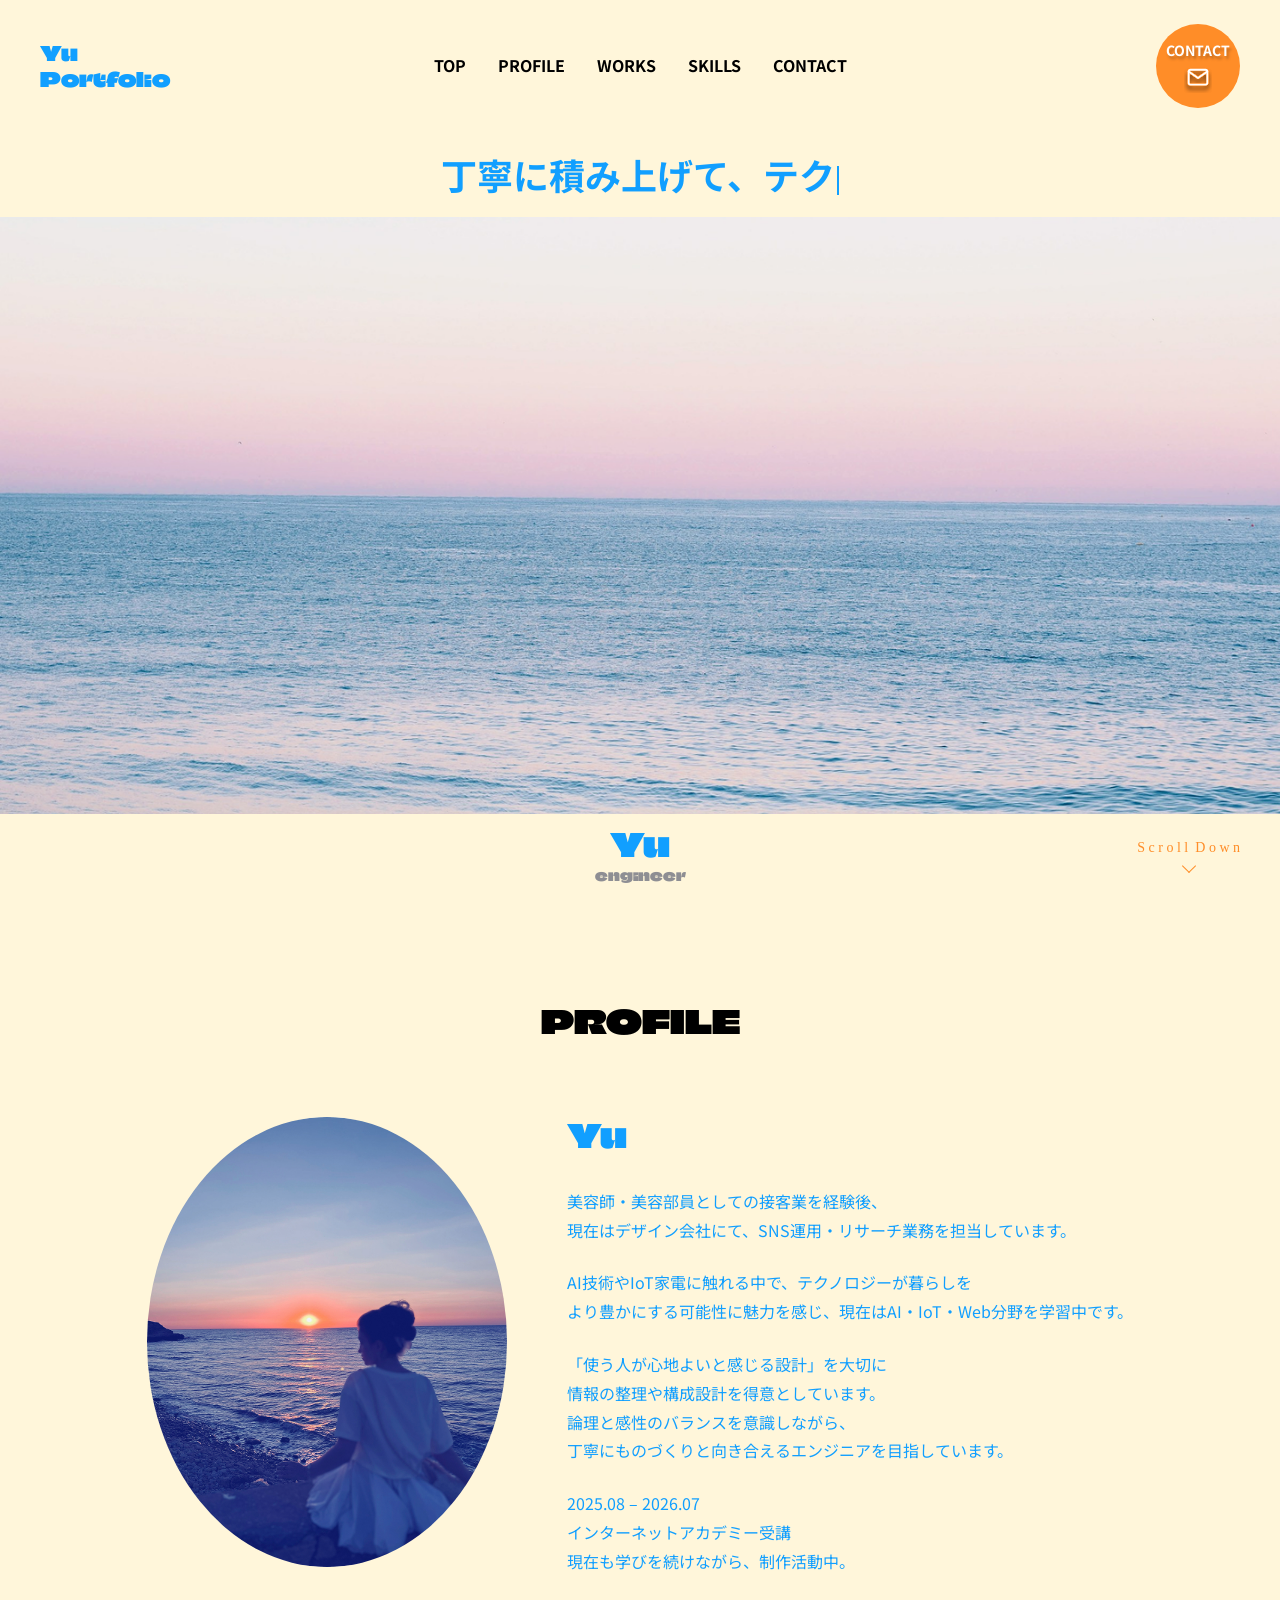
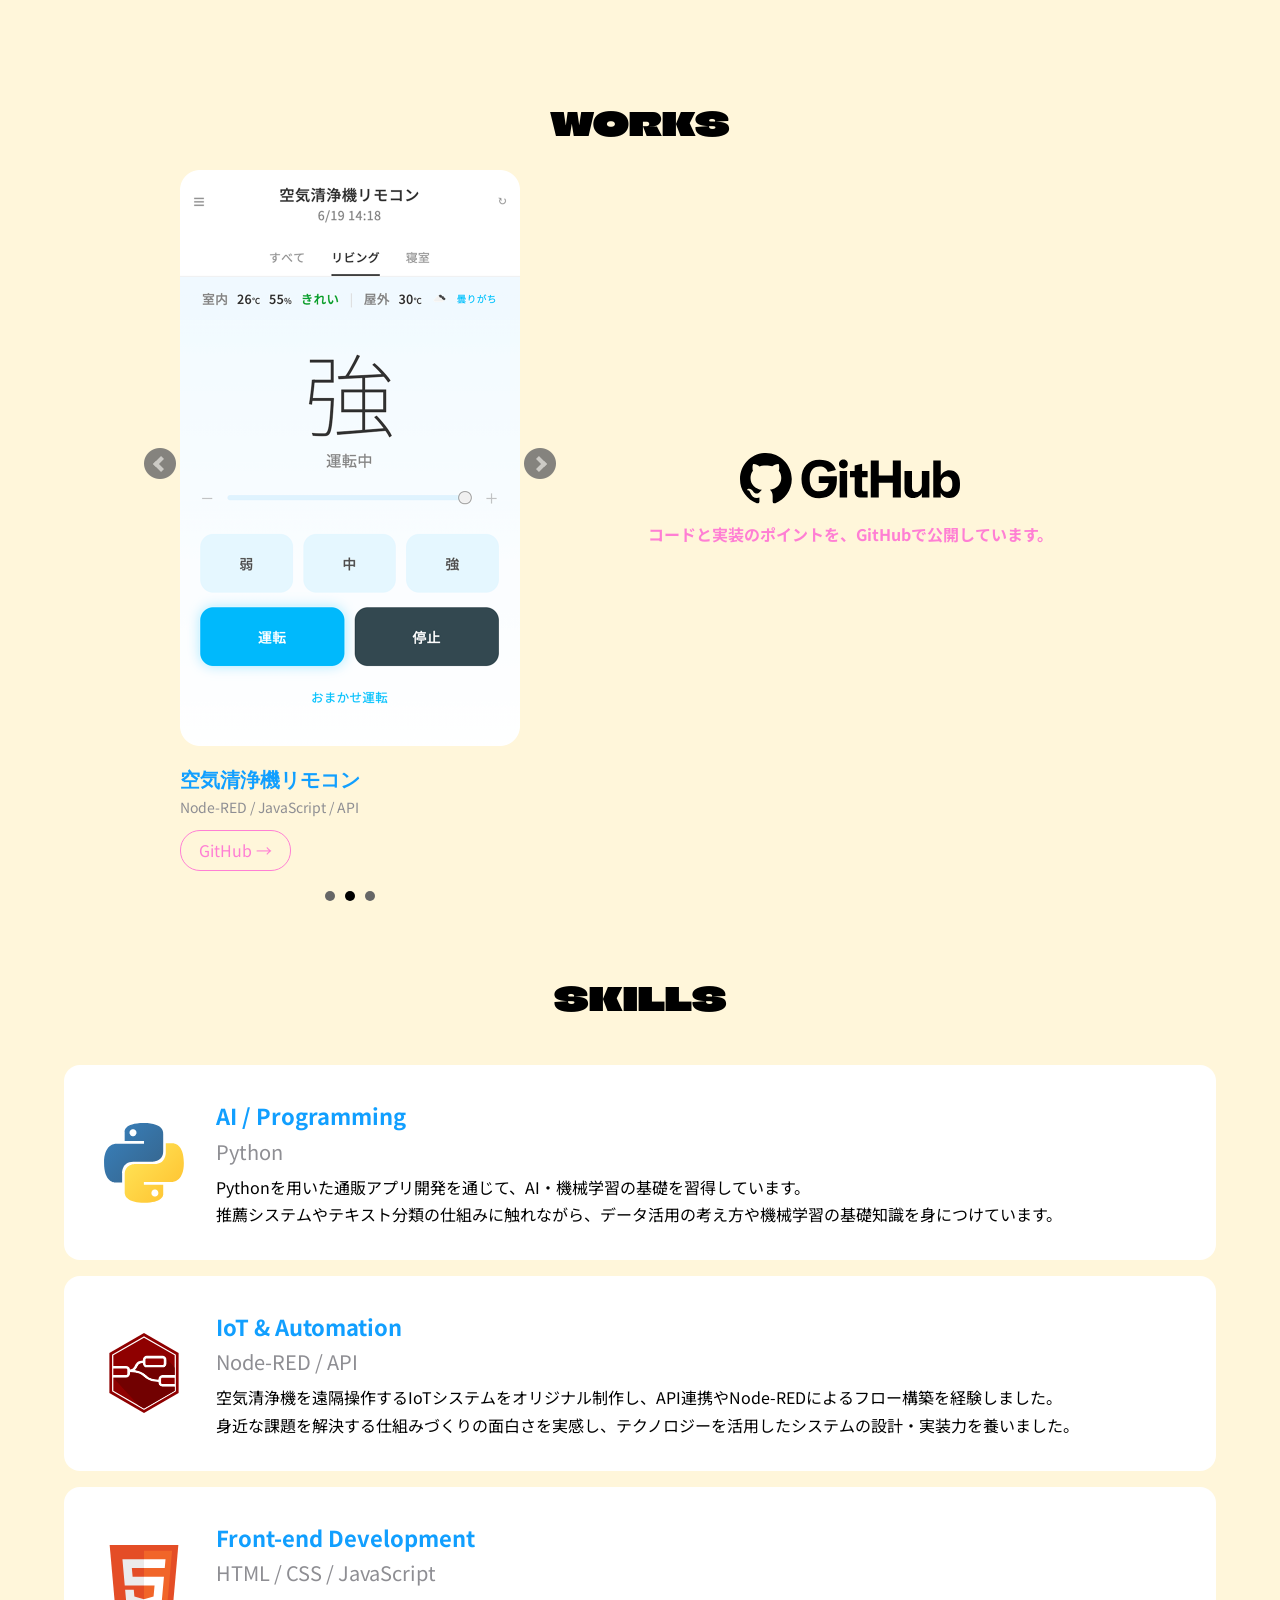
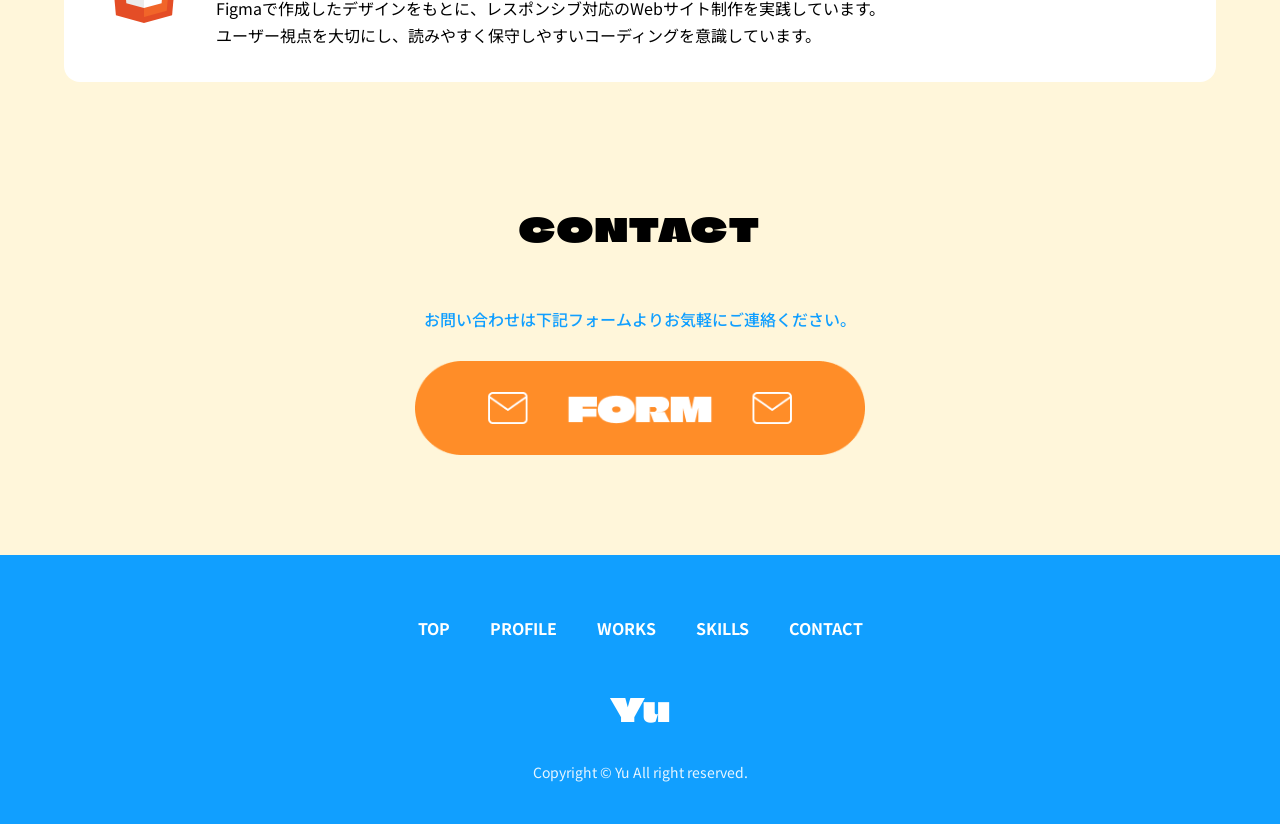
<file: index.html>
<!DOCTYPE html>
<html lang="ja">

<head>
    <meta charset="UTF-8">
    <meta name="viewport" content="width=device-width, initial-scale=1.0">
    <title>Yu Portfolio</title>
    <link rel="icon" href="images/favicon.png">

    <!-- Google Fonts -->
    <link rel="preconnect" href="https://fonts.googleapis.com">
    <link rel="preconnect" href="https://fonts.gstatic.com" crossorigin>
    <link
        href="https://fonts.googleapis.com/css2?family=Climate+Crisis&family=Noto+Sans+JP:wght@400;500;700&display=swap"
        rel="stylesheet">
    <link rel="stylesheet" href="css/reset.css">
    <link rel="stylesheet" href="css/style.css">
    <link rel="stylesheet" href="common/bxslider/css/jquery.bxslider.css">
</head>

<body id="top">

    <!-- ========== HEADER ========== -->
    <header class="header">
        <div class="header__inner">
            <p class="header__logo">Yu<br>Portfolio</p>
            <nav class="header__nav">
                <!-- ハンバーガーボタン -->
                <button class="header__hamburger" id="hamburger">
                    <span></span>
                    <span></span>
                    <span></span>
                </button>
                <ul class="nav__list" id="nav-list">
                    <li><a href="#top">TOP</a></li>
                    <li><a href="#profile">PROFILE</a></li>
                    <li><a href="#works">WORKS</a></li>
                    <li><a href="#skills">SKILLS</a></li>
                    <li><a href="#contact">CONTACT</a></li>
                    <li class="hamburger__mail-item">
                        <a href="https://docs.google.com/forms/d/e/1FAIpQLSf8Ze9yWy_M1FkeZI8zdQeNe9JQwdk8QqkhJF9S9G2d9eP25A/viewform?usp=publish-editor"
                            target="_blank" class="hamburger__mail">
                            <img src="images/form.png" alt="form">
                        </a>
                    </li>
                </ul>
            </nav>
            <a href="https://docs.google.com/forms/d/e/1FAIpQLSf8Ze9yWy_M1FkeZI8zdQeNe9JQwdk8QqkhJF9S9G2d9eP25A/viewform?usp=publish-editor"
                target="_blank" rel="noopener" class="header__contact-btn">
                CONTACT
                <img src="images/contact-icon.svg" alt="contact">
            </a>
        </div>
    </header>

    <main>
        <!-- ========== HERO ========== -->
        <section class="hero">
            <h1 class="hero__catch"><span class="sr-only">丁寧に積み上げて、テクノロジーで暮らしを豊かに。</span></h1>
            <div class="hero__image">
                <img src="images/hero.jpg" alt="海の風景">
            </div>
            <div class="hero__name">
                <p>Yu</p>
                <p>engineer</p>
            </div>
        </section>

        <a href="#" class="scroll-down_08 wavy-text">
            <span style="--i:1">S</span>
            <span style="--i:2">c</span>
            <span style="--i:3">r</span>
            <span style="--i:4">o</span>
            <span style="--i:5">l</span>
            <span style="--i:6">l</span>
            <span style="--i:7"> </span>
            <span style="--i:8">D</span>
            <span style="--i:9">o</span>
            <span style="--i:10">w</span>
            <span style="--i:11">n</span>
            <div class="wavy-text_arrow"></div>
        </a>

        <!-- ========== PROFILE ========== -->
        <section id="profile" class="profile section">
            <h2 class="section__title">PROFILE</h2>

            <div class="profile__inner">
                <img src="images/profile.jpg" alt="プロフィール写真">
                <div class="profile__text">
                    <h3 class="profile__name">Yu</h3>
                    <p>美容師・美容部員としての接客業を経験後、<br>現在はデザイン会社にて、SNS運用・リサーチ業務を担当しています。</p>
                    <p>AI技術やIoT家電に触れる中で、テクノロジーが暮らしを<br>より豊かにする可能性に魅力を感じ、現在はAI・IoT・Web分野を学習中です。</p>
                    <p>「使う人が心地よいと感じる設計」を大切に<br>情報の整理や構成設計を得意としています。<br>論理と感性のバランスを意識しながら、<br>丁寧にものづくりと向き合えるエンジニアを目指しています。
                    </p>
                    <p class="profile__period">2025.08 – 2026.07<br>インターネットアカデミー受講<br>現在も学びを続けながら、制作活動中。</p>
                </div>
            </div>
        </section>

        <!-- ========== WORKS ========== -->
        <section id="works" class="works section">
            <h2 class="section__title">WORKS</h2>

            <div class="works__container">

                <div class="works__slider-area">
                    <ul class="bxslider">

                        <li class="works__slide-item">
                            <div class="works__slide-image">
                                <img src="images/tuuhann.png" alt="通販アプリ">
                            </div>
                            <h3 class="works__slide-title">通販アプリ</h3>
                            <p class="works__slide-tech">Python</p>
                        </li>

                        <li class="works__slide-item">
                            <div class="works__slide-image">
                                <img src="images/aircleaner.png" alt="空気清浄機リモコン">
                            </div>
                            <h3 class="works__slide-title">空気清浄機リモコン</h3>
                            <p class="works__slide-tech">Node-RED / JavaScript / API</p>
                            <a href="https://github.com/yu-studio33/air-cleaner-remote" target="_blank"
                                class="works__slide-github">GitHub →</a>
                        </li>

                        <li class="works__slide-item">
                            <div class="works__slide-image">
                                <img src="images/daigaku.png" alt="架空の大学サイト">
                            </div>
                            <h3 class="works__slide-title">架空の大学サイト</h3>
                            <p class="works__slide-tech">HTML / CSS / JavaScript</p>
                            <a href="https://yu-studio33.github.io/university-site/" target="_blank"
                                class="works__slide-github">サイトを見る →</a>
                        </li>

                    </ul>
                </div>

                <div class="works__github-area">
                    <a href="https://github.com/yu-studio33" target="_blank" class="works__github-btn">
                        <img src="images/github.svg" alt="GitHub">
                    </a>
                    <p class="works__github-text">コードと実装のポイントを、GitHubで公開しています。</p>
                </div>
            </div>
        </section>

        <!-- ========== SKILLS ========== -->
        <section id="skills" class="skills section">
            <h2 class="section__title">SKILLS</h2>

            <ul class="skills__list">
                <!-- カード1 -->
                <li class="skills__item">
                    <img src="images/python.svg" alt="Python" class="skills__icon">
                    <div class="skills__text-block">
                        <h3 class="skills__title">AI / Programming</h3>
                        <p class="skills__tech">Python</p>
                        <p class="skills__text">
                            Pythonを用いた通販アプリ開発を通じて、AI・機械学習の基礎を習得しています。<br>
                            推薦システムやテキスト分類の仕組みに触れながら、データ活用の考え方や機械学習の基礎知識を身につけています。
                        </p>
                    </div>
                </li>

                <!-- カード2 -->
                <li class="skills__item">
                    <img src="images/nodered.svg" alt="Node-RED" class="skills__icon">
                    <div class="skills__text-block">
                        <h3 class="skills__title">IoT & Automation</h3>
                        <p class="skills__tech">Node-RED / API</p>
                        <p class="skills__text">
                            空気清浄機を遠隔操作するIoTシステムをオリジナル制作し、API連携やNode-REDによるフロー構築を経験しました。<br>
                            身近な課題を解決する仕組みづくりの面白さを実感し、テクノロジーを活用したシステムの設計・実装力を養いました。
                        </p>
                    </div>
                </li>

                <!-- カード3 -->
                <li class="skills__item">
                    <img src="images/html.svg" alt="HTML" class="skills__icon">
                    <div class="skills__text-block">
                        <h3 class="skills__title">Front-end Development</h3>
                        <p class="skills__tech">HTML / CSS / JavaScript</p>
                        <p class="skills__text">
                            Figmaで作成したデザインをもとに、レスポンシブ対応のWebサイト制作を実践しています。<br>
                            ユーザー視点を大切にし、読みやすく保守しやすいコーディングを意識しています。
                        </p>
                    </div>
                </li>
            </ul>
        </section>

        <!-- ========== CONTACT ========== -->
        <section id="contact" class="contact section">
            <h2 class="section__title">CONTACT</h2>
            <p class="contact__text">お問い合わせは下記フォームより<br class="sp-only">お気軽にご連絡ください。</p>
            <a href="https://docs.google.com/forms/d/e/1FAIpQLSf8Ze9yWy_M1FkeZI8zdQeNe9JQwdk8QqkhJF9S9G2d9eP25A/viewform?usp=publish-editor"
                target="_blank" rel="noopener" class="contact__btn">
                <img src="images/form.png" alt="form">
            </a>
        </section>

    </main>

    <footer class="footer">
        <div class="footer__inner">
            <nav class="footer__nav">
                <ul class="nav__list">
                    <li><a href="#top">TOP</a></li>
                    <li><a href="#profile">PROFILE</a></li>
                    <li><a href="#works">WORKS</a></li>
                    <li><a href="#skills">SKILLS</a></li>
                    <li><a href="#contact">CONTACT</a></li>
                </ul>
            </nav>
            <p>Yu</p>
            <small>Copyright © Yu All right reserved.</small>
        </div>
    </footer>

    <script src="https://code.jquery.com/jquery-3.6.0.min.js"></script>
    <script src="common/bxslider/js/jquery.bxslider.min.js"></script>
    <script src="js/main.js"></script>

</body>

</html>
</file>
<file: css/style.css>
/* ========== 共通設定 ========== */
:root {
    /* === Colors === */
    --color-primary: #119fff;
    --color-accent: #ff8d28;
    --color-bg: #fff6da;
    --color-pink: #ff7fd4;
    --color-gray: #8e8e93;
    --color-black: #000000;
    --color-white: #ffffff;

    /* === Fonts === */
    --font-en: "Climate Crisis", sans-serif;
    --font-jp: "Noto Sans JP", sans-serif;

    /* === Layout === */
    --container-width: 1200px;
}

body {
    font-family: var(--font-jp);
    color: var(--color-black);
    line-height: 1.7;
    background-color: var(--color-bg);
}

.section {
    max-width: var(--container-width);
    margin: 0 auto;
    padding: 100px 24px;
}

.section__title {
    font-family: var(--font-en);
    font-size: 32px;
    text-align: center;
    margin-bottom: 60px;
}

html,
body {
    overflow-x: hidden;
}

main {
    overflow-x: hidden;
}

/* ========== Scroll Down ========== */
.scroll-down_08 {
    position: fixed;
    bottom: 40px;
    right: 40px;
    z-index: 100;

    text-align: center;
    font-family: serif;
    color: var(--color-accent);
    font-size: 14px;
    text-decoration: none;
}

.wavy-text span {
    position: relative;
    display: inline-block;
    animation: wave 2s infinite;
    animation-delay: calc(0.1s * var(--i));
}

.wavy-text_arrow {
    position: absolute;
    top: 30px;
    left: 50%;
    width: 10px;
    height: 10px;
    border-left: 1px solid var(--color-accent);
    border-bottom: 1px solid var(--color-accent);
    transform: translate(-50%, -50%) rotate(-45deg);
    animation: float 2s infinite;
}

@keyframes wave {

    0%,
    100% {
        transform: translateY(0);
    }

    50% {
        transform: translateY(-10px);
    }
}

@keyframes float {

    0%,
    100% {
        transform: translateY(-20%) rotate(-45deg);
    }

    50% {
        transform: translateY(20%) rotate(-45deg);
    }
}

/* ========== タイピングカーソル ========== */
.typing-cursor {
    display: inline-block;
    width: 2px;
    height: 0.8em;
    background-color: var(--color-primary);
    margin-left: 2px;
    vertical-align: middle;
    animation: blink 0.7s step-end infinite;
}

@keyframes blink {

    0%,
    100% {
        opacity: 1;
    }

    50% {
        opacity: 0;
    }
}


/* ========== Header ========== */
.header {
    background-color: var(--color-bg);
    padding: 24px 40px;
}

.header__inner {
    max-width: var(--container-width);
    margin: 0 auto;
    display: grid;
    grid-template-columns: 1fr auto 1fr;
    /* 左1fr・中央auto・右1fr */
    align-items: center;
}

.header__logo {
    font-family: var(--font-en);
    color: var(--color-primary);
    font-size: 20px;
    line-height: 1.3;
    font-weight: 700;
    justify-self: start;
    /* 左寄せ */
}

.nav__list {
    display: flex;
    gap: 32px;
}

.nav__list a {
    display: inline-block;
    /* transformを効かせるために必要 */
    font-weight: 700;
    font-size: 16px;
    color: var(--color-black);
    transition: transform 0.3s ease, color 0.3s ease;
}

.nav__list a:hover {
    transform: scale(1.1);
    color: var(--color-pink);
    /* ホバー時の色の変化 */
}

.header__contact-btn {
    display: flex;
    flex-direction: column;
    align-items: center;
    justify-content: center;
    width: 84px;
    height: 84px;
    border-radius: 50%;
    background-color: var(--color-accent);
    color: var(--color-white);
    font-size: 14px;
    font-weight: 700;
    gap: 4px;
    text-shadow: 2px 3px 3px rgba(0, 0, 0, 0.25);
    /* アイコンに合わせた影 */
    justify-self: end;
    /* 右寄せ */
}

.header__contact-btn img {
    width: 28px;
}

/* ハンバーガーボタン（PCでは非表示） */
.header__hamburger {
    display: none;
}

.sp-only {
    display: none;
}

/* ハンバーガーメニュー内のMAIL（PCでは非表示） */
.hamburger__mail-item {
    display: none;
}

/* ========== body ==========  */
.hero {
    height: calc(100vh - 138px);
    display: flex;
    flex-direction: column;
    background-color: var(--color-bg);
    /* クリーム背景はここで一括指定 */
}

.hero__catch {
    font-size: 36px;
    font-weight: 700;
    color: var(--color-primary);
    padding: 12px 40px;
    text-align: center;
}

.hero__image {
    flex: 1;
    /* 残りの高さを全部使う */
    overflow: hidden;
}

.hero__image img {
    width: 100%;
    height: 100%;
    object-fit: cover;
}

.hero__name {
    display: flex;
    flex-direction: column;
    align-items: center;
    padding: 8px 24px;
    line-height: 1.4;
}

.hero__name p:first-child {
    font-family: var(--font-en);
    font-size: 32px;
    color: var(--color-primary);
    font-weight: 700;
}

.hero__name p:last-child {
    font-family: var(--font-en);
    font-size: 14px;
    color: var(--color-gray);
}

/* ========== Profile ========== */
.profile__inner {
    display: flex;
    align-items: center;
    justify-content: center;
    gap: 60px;
}

.profile__inner img {
    width: 360px;
    height: 450px;
    object-fit: cover;
    flex-shrink: 0;
    border-radius: 50%;
}

.profile__text {
    max-width: 600px;
}

.profile__name {
    font-family: var(--font-en);
    font-size: 32px;
    color: var(--color-primary);
    margin-bottom: 24px;
}

.profile__text p {
    color: var(--color-primary);
    line-height: 1.8;
    margin-bottom: 24px;
}

.profile__text p:last-child {
    margin-bottom: 0;
}

/* ========== WORKS ========== */
.works {
    padding-top: 20px;
    padding-bottom: 0px;
}

/* WORKSタイトル下の余白を縮める */
.works .section__title {
    margin-bottom: 20px;
}

.works__container {
    display: flex;
    align-items: center;
    justify-content: center;
    gap: 80px;
}

.works__slider-area {
    flex: 1;
    max-width: 340px;
}

/* bxSliderのデフォルト白背景・枠線・影をリセット */
.works__slider-area .bx-wrapper {
    background: transparent;
    border: none;
    box-shadow: none;
    margin-bottom: 40px;
}

.works__slide-image {
    border-radius: 16px;
    overflow: hidden;
    margin-bottom: 16px;
}

.works__slide-image img {
    width: 100%;
    /* aspect-ratio: 3 / 4;   縦長 スマホ */
    object-fit: contain;
}

.works__slide-title {
    font-family: var(--font-en);
    font-size: 20px;
    color: var(--color-primary);
    margin-bottom: 0px;
}

.works__slide-tech {
    font-family: var(--font-ja);
    font-size: 14px;
    color: var(--color-gray);
}

/* 矢印の位置を画像の中央に合わせる */
.works__slider-area .bx-wrapper .bx-controls-direction a {
    top: 42%;
    z-index: 1;
}

.works__github-area {
    flex: 1;
    max-width: 500px;
    display: flex;
    flex-direction: column;
    align-items: center;
    gap: 16px;
    align-self: center;
    padding-bottom: 80px;
}

.works__github-btn img {
    width: 220px;
}

.works__github-text {
    color: var(--color-pink);
    font-size: 16px;
    font-weight: 700;
    text-align: center;
}

.works__slide-github {
    display: inline-block;
    margin-top: 10px;
    color: var(--color-pink);
    font-size: 1rem;
    text-decoration: none;
    border: 1px solid var(--color-pink);
    border-radius: 20px;
    padding: 6px 18px;
}

.works__slide-github:hover {
    background-color: var(--color-pink);
    color: #fff;
}

.works__github-btn {
    display: inline-block;
    transition: opacity 0.3s ease, transform 0.3s ease;
}

.works__github-btn:hover {
    opacity: 0.85;
    transform: translateY(-3px);
}

/* ========== SKILLS ========== */

.skills {
    padding-top: 60px;
    padding-bottom: 60px;
}

.skills .section__title {
    margin-bottom: 40px;
}

.skills__list {
    display: flex;
    flex-direction: column;
    gap: 16px;
    /* カード間の余白 */
}

.skills__item {
    display: flex;
    align-items: center;
    gap: 32px;
    background-color: var(--color-white);
    border-radius: 16px;
    padding: 32px 40px;
}

.skills__icon {
    width: 80px;
    flex-shrink: 0;
}

.skills__title {
    font-family: var(--font-ja);
    font-size: 22px;
    color: var(--color-primary);
    margin: 0;
    /* 上0・左右0・下0px → titleとtechの間隔 */
}

.skills__tech {
    font-family: var(--font-ja);
    font-size: 20px;
    color: var(--color-gray);
    margin: 0 0 5px;
    /* 上0・左右0・下6px → techとdescriptionの間隔 */
}

.skills__text {
    font-size: 16px;
    margin: 0;
    /* 説明文は一番下なので余白リセットのみ */
}

/* ========== CONTACT ========== */
.contact {
    display: flex;
    flex-direction: column;
    align-items: center;
    text-align: center;
    padding-top: 60px;
    /* 元の100pxから変更*/
    scroll-margin-top: 40px;
}

.contact .section__title {
    letter-spacing: 0.05em;
    margin-bottom: 50px;
    /* タイトルとボタンの間隔 */
}

/* <p>テキスト設定 */
.contact__text {
    color: var(--color-primary);
    font-size: 16px;
    font-weight: 500;
    margin-bottom: 28px;
    /* MAILボタンとの間に余白がつく！ */
}

/* MAILボタン（画像全体を囲むリンク） */
.contact__btn {
    display: inline-block;
    text-decoration: none;
    transition: opacity 0.3s ease, transform 0.3s ease;
    /* ホバー時の動きを滑らかに */
}

/* ボタンにホバーしたときの動き */
.contact__btn:hover {
    opacity: 0.85;
    /* 少し透明にする */
    transform: translateY(-3px);
    /* わずかに上に浮かす */
}

/* ボタン画像自体のサイズ調整 */
.contact__btn img {
    display: block;
    width: 100%;
    max-width: 450px;
    /* 画像を表示したい最大横幅 */
    height: auto;
    margin: 0 auto;
}


/* ========== FOOTER　========== */
/* フッター全体の背景と余白 */
.footer {
    background-color: var(--color-primary);
    /* 水色背景 */
    color: var(--color-white);
    padding: 60px 24px 40px;
}

/* フッターの内側の幅を固定して中央に寄せる */
.footer__inner {
    max-width: var(--container-width);
    margin: 0 auto;
    text-align: center;
}

/* ナビゲーション全体の並び（メニューとメニューの間隔） */
.footer__nav {
    margin-bottom: 40px;
}

.footer__nav .nav__list {
    display: flex;
    justify-content: center;
    flex-wrap: wrap;
    gap: 40px;
    /* メニュー同士の間隔 */
    list-style: none;
    padding: 0;
    margin: 0;
}

/* メニューの文字のデザイン（ヘッダーとサイズや太さを統一） */
.footer__nav .nav__list a {
    color: var(--color-white);
    /* 水色背景に映える白文字 */
}

/* メニューにマウスを乗せた（ホバー）ときの変化 */
.footer__nav .nav__list a:hover {
    transform: scale(1.1);
    color: var(--color-pink);
}

/* 中央のp */
.footer__inner>p {
    font-family: var(--font-en);
    /* Climate Crisis font */
    font-size: 32px;
    margin-bottom: 24px;
}

/* 一番下のコピーライト */
.footer__inner small {
    display: block;
    font-size: 14px;
    opacity: 0.9;
}

/* ========== レスポンシブ ========== */
@media (max-width: 768px) {

    /* 共通 */
    .sp-only {
        display: block;
    }

    /* Scroll Down */
    .scroll-down_08 {
        display: none;
    }

    /* ========== Header（スマホ用） ========== */
    .header {
        padding: 16px 20px;
    }

    .header__inner {
        grid-template-columns: 1fr auto;
    }

    .header__contact-btn {
        display: none;
    }

    .header__hamburger {
        display: flex;
        flex-direction: column;
        justify-content: center;
        gap: 5px;
        width: 36px;
        height: 36px;
        background: none;
        border: none;
        cursor: pointer;
        justify-self: end;
        padding: 4px;
        z-index: 300;
        position: fixed;
        top: 16px;
        right: 20px;
    }

    .header__hamburger span {
        display: block;
        width: 100%;
        height: 2px;
        background-color: var(--color-black);
        transition: transform 0.3s ease, opacity 0.3s ease;
    }

    .header__hamburger.is-open span:nth-child(1) {
        transform: translateY(7px) rotate(45deg);
    }

    .header__hamburger.is-open span:nth-child(2) {
        opacity: 0;
    }

    .header__hamburger.is-open span:nth-child(3) {
        transform: translateY(-7px) rotate(-45deg);
    }

    /* ハンバーガーメニュー */
    .header__nav .nav__list {
        display: flex !important;
        position: fixed;
        top: 0;
        right: -100%;
        width: 90%;
        height: 100vh;
        background: #ffffff;
        box-shadow: -5px 0 25px rgba(0, 0, 0, 0.1);

        flex-direction: column;
        align-items: center;
        justify-content: flex-start;
        padding-top: 70px;
        padding-bottom: 40px;
        gap: 0;
        z-index: 200;

        /* ★スッと動くアニメーションの速度設定 */
        transition: right 0.4s ease;
    }

    /* ★メニューが開いた時（is-openがついた時）の動き */
    .header__nav .nav__list.is-open {
        right: 0;
        /* ★隠れていたメニューを右端（0）ぴったりに滑り込ませる */
    }

    /* ロゴをメニュー上に表示 */
    .header__nav .nav__list::before {
        content: "Yu Portfolio";
        font-family: var(--font-en);
        font-size: 24px;
        color: var(--color-primary);
        margin-bottom: 32px;
    }

    /* 区切り線 */
    .header__nav .nav__list li {
        width: 50%;
        text-align: center;
        border-bottom: 1px solid rgba(0, 0, 0, 0.1);
        padding: 20px 0;
    }

    .header__nav .nav__list li:first-child {
        border-top: 1px solid rgba(0, 0, 0, 0.1);
    }

    /* ハンバーガーメニュー 文字スタイル */
    .header__nav .nav__list a {
        font-size: 20px;
        font-weight: 700;
        color: var(--color-black);
        letter-spacing: 0.1em;
        /* 文字の間隔を少しあける */
    }

    .header__nav .nav__list a:hover {
        transform: none !important;
        color: var(--color-black) !important;
    }

    /* ハンバーガーメニュー内MAIL */
    .hamburger__mail-item {
        display: block !important;
        /* ★PCで消していたものをスマホで強制的に表示 */
        border-bottom: none !important;
        /* 下の区切り線を消す */
        border-top: none !important;
        /* 上の区切り線を消す */
        margin-top: 24px;
        /* CONTACTメニューとの間の余白 */
        text-align: center;
        /* 画像を中央に寄せる */
        width: 100% !important;
        /* 横幅いっぱいに広げて中央配置しやすくする */
    }

    .hamburger__mail img {
        width: 220px;
        /* ★スマホ画面に合わせたボタンの横幅 */
        height: auto;
        display: inline-block;
    }

    /* Hero */
    .hero__catch {
        font-size: 20px;
        padding: 8px 20px;
        min-height: 4.2em;
        /* 2行分の高さをあらかじめ確保 */
    }

    /* Header ロゴ */
    .header__logo {
        font-size: 16px;
    }

    .hero {
        /* スマホのときは高さを少し短くする */
        /* calc(100vh - ヘッダーの高さ - キャッチコピーや名前の高さ) */
        height: 70vh;
    }

    .hero__image {
        height: auto;
        /* height: 300px; */
    }

    /* ========== Profile（スマホ用） ========== */

    .profile {
        padding-top: 60px !important;
        padding-bottom: 60px !important;
    }

    .profile .section__title {
        margin-bottom: 22px !important;
    }

    .profile__inner {
        flex-direction: column;
        /* ★横並びから縦並びに変更 */
        gap: 22px;
        /* 画像とテキストの間の余白 */
        text-align: center;
        /* テキスト全体を中央寄せにする */
    }

    .profile__inner img {
        width: 220px;
        /* ★スマホ画面に合わせて画像を少し小さく */
        height: 220px;
        /* 正円をキープするために幅と同じにする */
        /* もし元の画像が縦長で、丸くくり抜く形をキープしたい場合は height: 240px; でOK */
    }

    .profile__text {
        max-width: 100%;
        /* 横幅いっぱいに広げる */
        padding: 0 16px;
        /* 左右に少しだけ余白を作って画面端に文字がくっつかないようにする */
    }

    .profile__name {
        font-size: 28px;
        /* 名前を少しだけスマホサイズに調整 */
        margin-bottom: 16px;
    }

    .profile__text {
        max-width: 450px;
        /* ★文章が広がりすぎないように最大幅を制限 */
        margin: 0 auto;
        /* ★文章のブロック自体を画面の中央に寄せる */
        padding: 0 24px;
        /* 左右の余白 */
    }

    .profile__text p {
        font-size: 15px;
        /* スマホで読みやすい文字サイズに */
        line-height: 1.8;
        margin-bottom: 20px;
        text-align: left;
        /* ★文章自体は左揃えの方が見やすいので左読みに（中央寄せにするなら center に） */
    }

    /* profile__period 以外の p タグの中にある br だけを消す設定 */
    .profile__text p:not(.profile__period) br {
        display: none;
    }

    /* ========== WORKS（スマホ用） ========== */
    .works {
        padding-top: 0px !important;
        /* ★上下の余白をギュッと縮める */
        padding-bottom: 40px !important;
        scroll-margin-top: 60px;
        /* ★メニューから飛んだ時の見切れ防止 */
    }

    .works .section__title {
        margin-bottom: 24px !important;
        /* ★タイトル下の余白 */
    }

    .works__container {
        flex-direction: column-reverse;
        /* 縦並びにして順番を逆に */
        gap: 24px !important;
        /* ★GitHubとスライダーの間隔を縮める */
        padding: 0 16px;
    }

    /* GitHubエリア全体の調整 */
    .works__github-area {
        max-width: 100%;
        padding-bottom: 0;
        display: flex;
        flex-direction: column;
        /* 縦並びにする */
        align-items: center;
        gap: 12px;
        /* ★パーツ同士の間隔 */
    }

    /* 1番上：説明文（ピンクの文字） */
    .works__github-text {
        font-size: 14px;
        order: 1;
        /* ★1番目に表示 */
    }

    /* 2番目：GitHubボタン（黒いロゴ画像） */
    .works__github-btn {
        order: 2;
        /* ★2番目に表示 */
        display: block;
    }

    .works__github-btn img {
        width: 180px;
        display: block;
    }

    /* 下側に来るスライダーエリアの調整 */
    .works__slider-area {
        width: 100%;
        max-width: 240px;
        /* ★矢印の間隔 */
        margin: 0 auto;
        /* 画面の中央に配置 */
        position: relative;
        /* 矢印の位置の基準にする */
    }

    /* bxSlider自体の不要な下余白をカット */
    .works__slider-area .bx-wrapper {
        margin-bottom: 10px !important;
    }

    /* スライダー内の画像サイズ調整 */
    .works__slide-image img {
        width: 100%;
        height: auto;
        max-height: 400px;
        object-fit: contain;
    }

    /* 矢印を画像の中央の高さに合わせる */
    .works__slider-area .bx-wrapper .bx-controls-direction a {
        top: 40%;
    }

    /* スライダー内の文字（タイトル・技術名）中央寄せ */
    .works__slide-title,
    .works__slide-tech {
        text-align: center;
    }

    .works__slide-github {
        display: block;
        text-align: center;
        margin-top: 10px;
        width: fit-content;
        margin-left: auto;
        margin-right: auto;
    }

    /* ========== SKILLS（スマホ用） ========== */
    .skills {
        padding-top: 40px !important;
        padding-bottom: 40px !important;
    }

    .skills .section__title {
        margin-bottom: 28px !important;
    }

    .skills__item {
        flex-direction: column;
        align-items: center;
        text-align: center;
        padding: 60px 24px;
        gap: 16px;
    }

    .skills__icon {
        width: 64px;
    }

    .skills__title {
        font-size: 18px;
    }

    .skills__tech {
        font-size: 13px;
    }

    .skills__text {
        font-size: 14px;
        text-align: left;
        line-height: 1.8;
    }

    .skills__text br {
        display: none;
    }

    /* ========== CONTACT（スマホ用） ========== */
    .contact {
        padding-top: 60px !important;
        padding-bottom: 60px !important;
    }

    .contact .section__title {
        margin-bottom: 32px !important;
    }

    .contact__text {
        font-size: 14px;
        padding: 0 16px;
    }

    .contact__btn img {
        max-width: 280px;
    }

    /* ========== FOOTER（スマホ用） ========== */
    .footer {
        padding: 40px 16px 32px;
        overflow: visible;
        position: relative;
        z-index: 1;
    }

    .footer__nav .nav__list {
        gap: 20px;
    }

    .footer__nav .nav__list a {
        font-size: 14px;
    }

    .footer__inner>p {
        font-size: 24px;
        margin-bottom: 16px;
    }

    .footer__inner small {
        font-size: 12px;
    }

}
</file>
